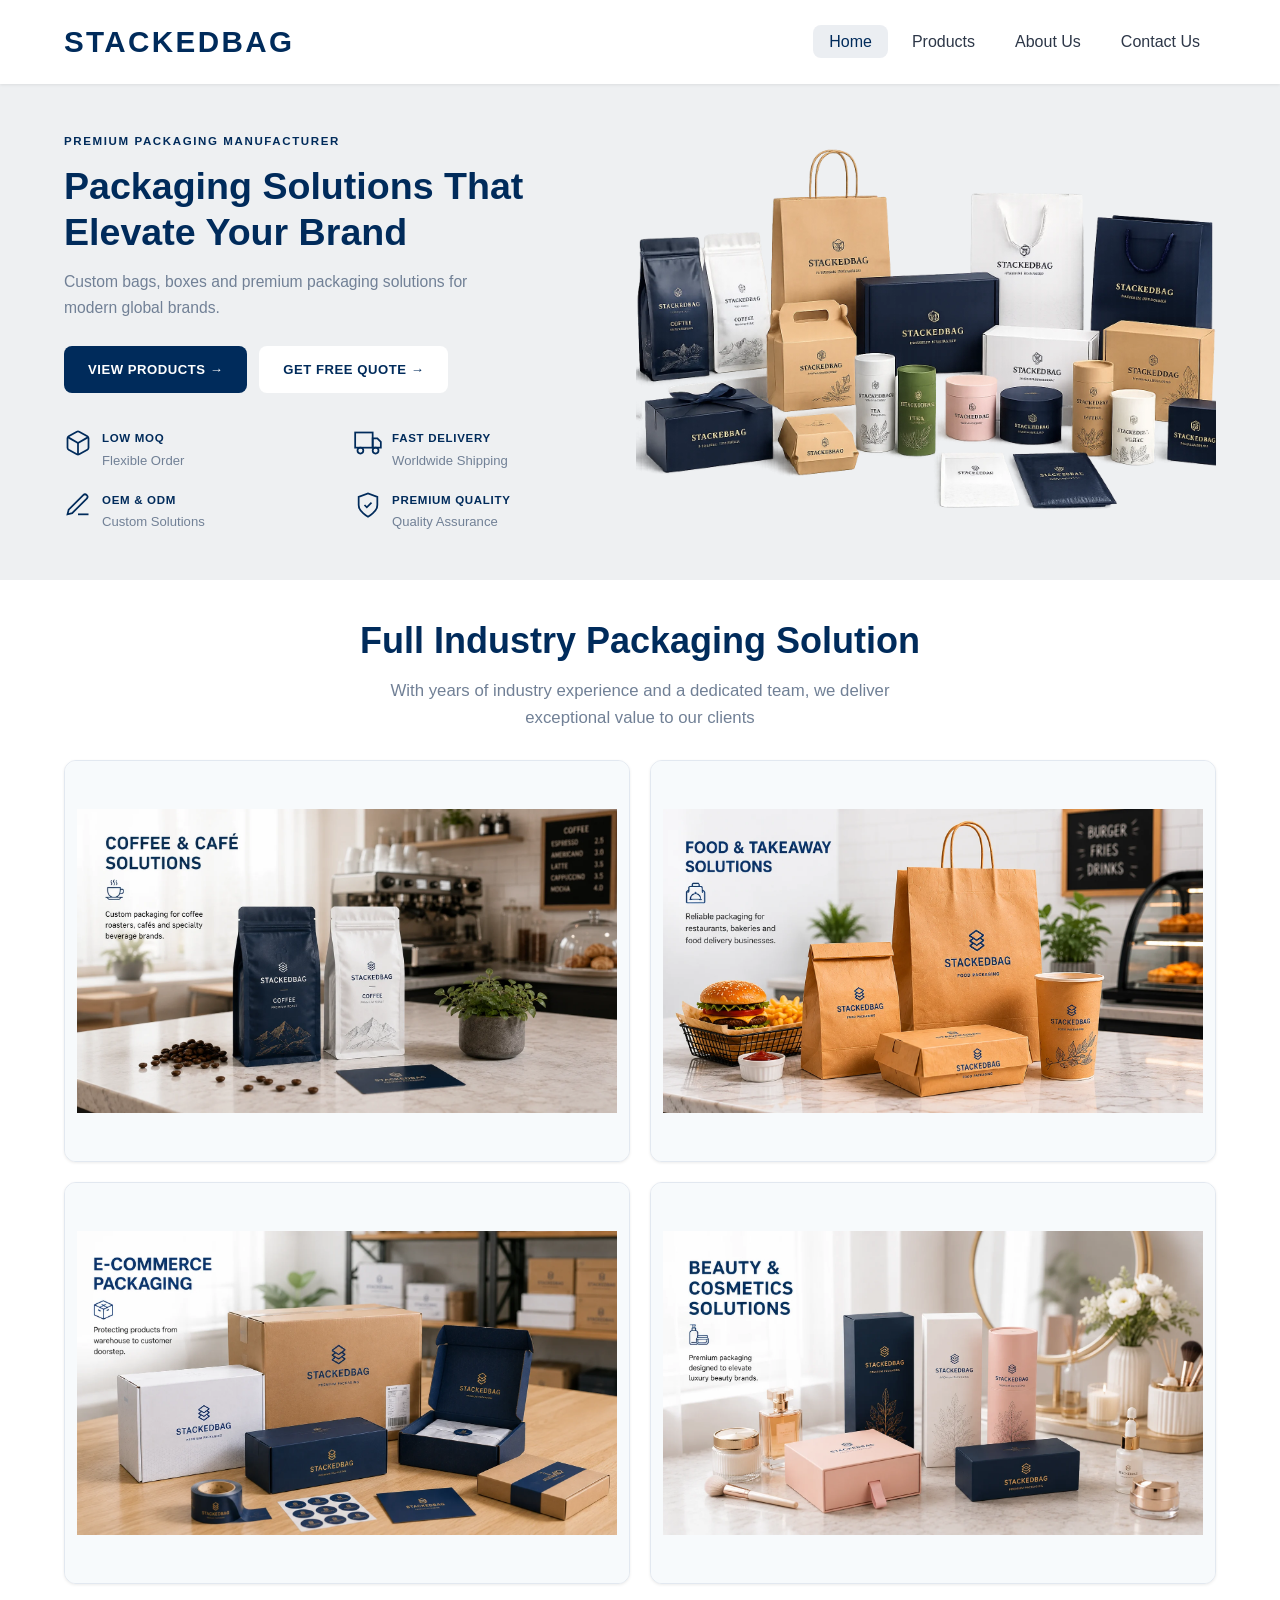
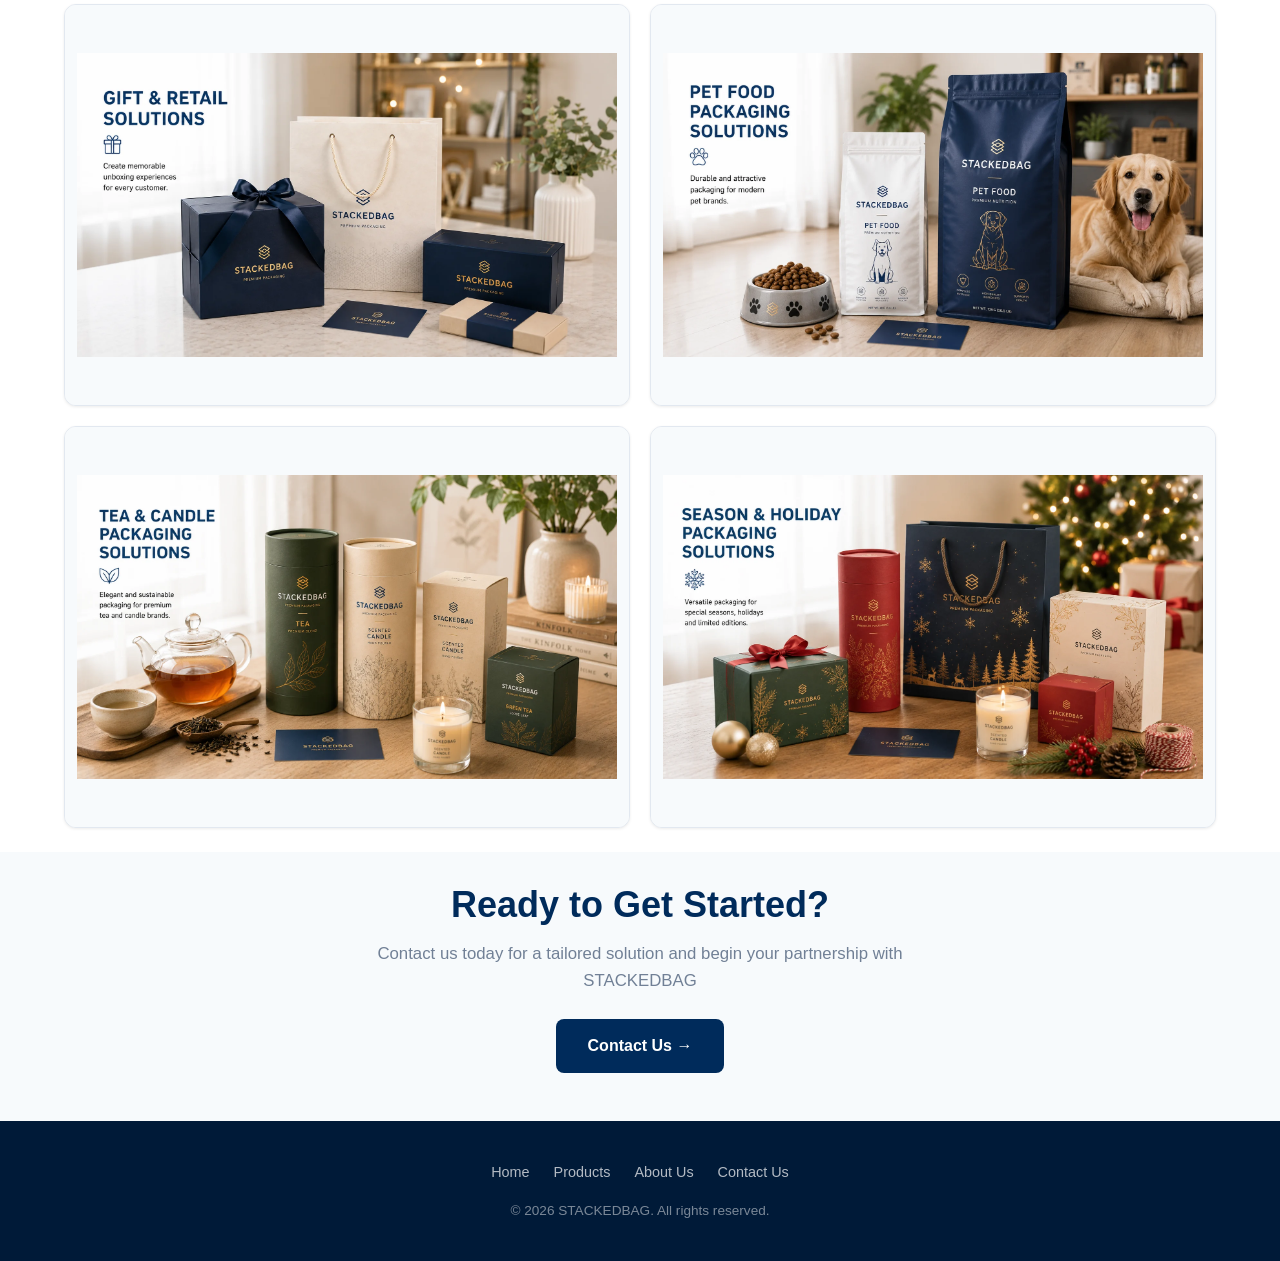
<file: index.html>
<!DOCTYPE html>
<html lang="en">
<head>
  <meta charset="UTF-8">
  <meta name="viewport" content="width=device-width, initial-scale=1.0">
  <meta name="description" content="STACKEDBAG - Premium Packaging Manufacturer">
  <title>Home - STACKEDBAG</title>
  <link rel="icon" href="images/favicon.svg" type="image/svg+xml">
  <link rel="stylesheet" href="css/styles.css">
</head>
<body class="page-home">

  <header class="site-header">
    <div class="container header-inner">
      <a href="index.html" class="brand-name">STACKEDBAG</a>
      <button class="nav-toggle" aria-label="Toggle menu">
        <span></span>
        <span></span>
        <span></span>
      </button>
      <nav>
        <ul class="nav-list">
          <li><a href="index.html" class="active">Home</a></li>
          <li><a href="products.html">Products</a></li>
          <li><a href="about.html">About Us</a></li>
          <li><a href="contact.html">Contact Us</a></li>
        </ul>
      </nav>
    </div>
  </header>

  <main>
    <section class="hero-home">
      <div class="container hero-home-grid">
        <div class="hero-home-content">
          <p class="hero-label">PREMIUM PACKAGING MANUFACTURER</p>
          <h1>Packaging Solutions That Elevate Your Brand</h1>
          <p class="hero-desc">Custom bags, boxes and premium packaging solutions for modern global brands.</p>
          <div class="hero-buttons">
            <a href="products.html" class="btn btn-primary">VIEW PRODUCTS &rarr;</a>
            <a href="contact.html" class="btn btn-outline-dark">GET FREE QUOTE &rarr;</a>
          </div>
          <div class="hero-features">
            <div class="hero-feature">
              <div class="hero-feature-icon">
                <svg width="28" height="28" viewBox="0 0 24 24" fill="none" stroke="currentColor" stroke-width="1.5"><path d="M21 16V8a2 2 0 0 0-1-1.73l-7-4a2 2 0 0 0-2 0l-7 4A2 2 0 0 0 3 8v8a2 2 0 0 0 1 1.73l7 4a2 2 0 0 0 2 0l7-4A2 2 0 0 0 21 16z"/><polyline points="3.27 6.96 12 12.01 20.73 6.96"/><line x1="12" y1="22.08" x2="12" y2="12"/></svg>
              </div>
              <div class="hero-feature-text">
                <strong>LOW MOQ</strong>
                <span>Flexible Order</span>
              </div>
            </div>
            <div class="hero-feature">
              <div class="hero-feature-icon">
                <svg width="28" height="28" viewBox="0 0 24 24" fill="none" stroke="currentColor" stroke-width="1.5"><rect x="1" y="3" width="15" height="13"/><polygon points="16 8 20 8 23 11 23 16 16 16 16 8"/><circle cx="5.5" cy="18.5" r="2.5"/><circle cx="18.5" cy="18.5" r="2.5"/></svg>
              </div>
              <div class="hero-feature-text">
                <strong>FAST DELIVERY</strong>
                <span>Worldwide Shipping</span>
              </div>
            </div>
            <div class="hero-feature">
              <div class="hero-feature-icon">
                <svg width="28" height="28" viewBox="0 0 24 24" fill="none" stroke="currentColor" stroke-width="1.5"><path d="M12 20h9"/><path d="M16.5 3.5a2.12 2.12 0 0 1 3 3L7 19l-4 1 1-4Z"/></svg>
              </div>
              <div class="hero-feature-text">
                <strong>OEM &amp; ODM</strong>
                <span>Custom Solutions</span>
              </div>
            </div>
            <div class="hero-feature">
              <div class="hero-feature-icon">
                <svg width="28" height="28" viewBox="0 0 24 24" fill="none" stroke="currentColor" stroke-width="1.5"><path d="M12 22s8-4 8-10V5l-8-3-8 3v7c0 6 8 10 8 10z"/><polyline points="9 12 11 14 15 10"/></svg>
              </div>
              <div class="hero-feature-text">
                <strong>PREMIUM QUALITY</strong>
                <span>Quality Assurance</span>
              </div>
            </div>
          </div>
        </div>
        <div class="hero-home-image">
          <img src="images/hero.webp" alt="STACKEDBAG premium packaging products">
        </div>
      </div>
    </section>

    <section class="section">
      <div class="container">
        <div class="section-header">
          <h2>Full Industry Packaging Solution</h2>
          <p>With years of industry experience and a dedicated team, we deliver exceptional value to our clients</p>
        </div>
        <div class="industry-grid">
          <article class="industry-item">
            <img src="images/cafe.webp" alt="Cafe packaging">
          </article>
          <article class="industry-item">
            <img src="images/food.webp" alt="Food packaging">
          </article>
          <article class="industry-item">
            <img src="images/ecommerce.webp" alt="Ecommerce packaging">
          </article>
          <article class="industry-item">
            <img src="images/cosmetics.webp" alt="Cosmetics packaging">
          </article>
          <article class="industry-item">
            <img src="images/gift.webp" alt="Gift packaging">
          </article>
          <article class="industry-item">
            <img src="images/pet-food.webp" alt="Pet food packaging">
          </article>
          <article class="industry-item">
            <img src="images/tea-candle.webp" alt="Tea and candle packaging">
          </article>
          <article class="industry-item">
            <img src="images/holiday.webp" alt="Holiday packaging">
          </article>
        </div>
      </div>
    </section>

    <section class="section section-alt home-cta">
      <div class="container">
        <div class="section-header">
          <h2>Ready to Get Started?</h2>
          <p>Contact us today for a tailored solution and begin your partnership with STACKEDBAG</p>
        </div>
        <a href="contact.html" class="btn btn-primary">Contact Us &rarr;</a>
      </div>
    </section>
  </main>

  <footer class="site-footer">
    <div class="container footer-inner">
      <div class="footer-links">
        <a href="index.html">Home</a>
        <a href="products.html">Products</a>
        <a href="about.html">About Us</a>
        <a href="contact.html">Contact Us</a>
      </div>
      <p class="footer-copy">&copy; 2026 STACKEDBAG. All rights reserved.</p>
    </div>
  </footer>

  <script src="js/main.js"></script>
</body>
</html>
</file>
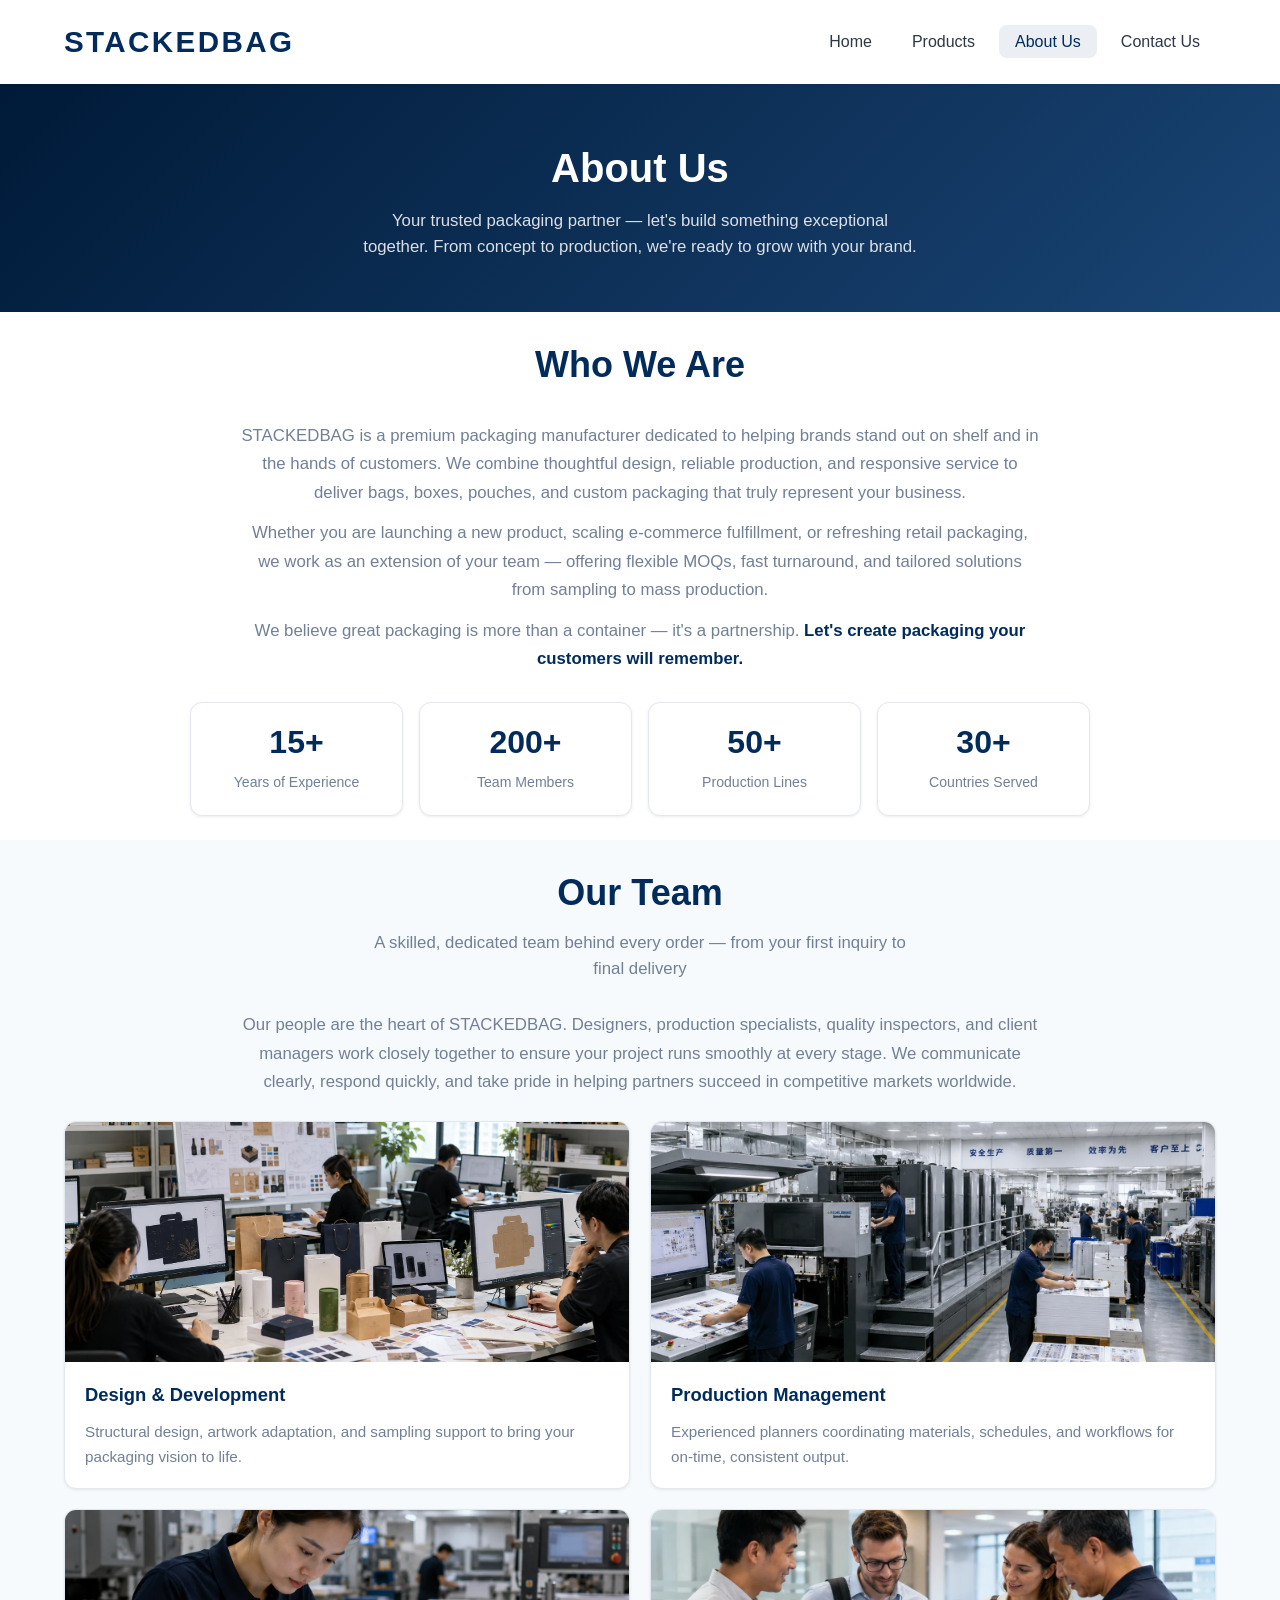
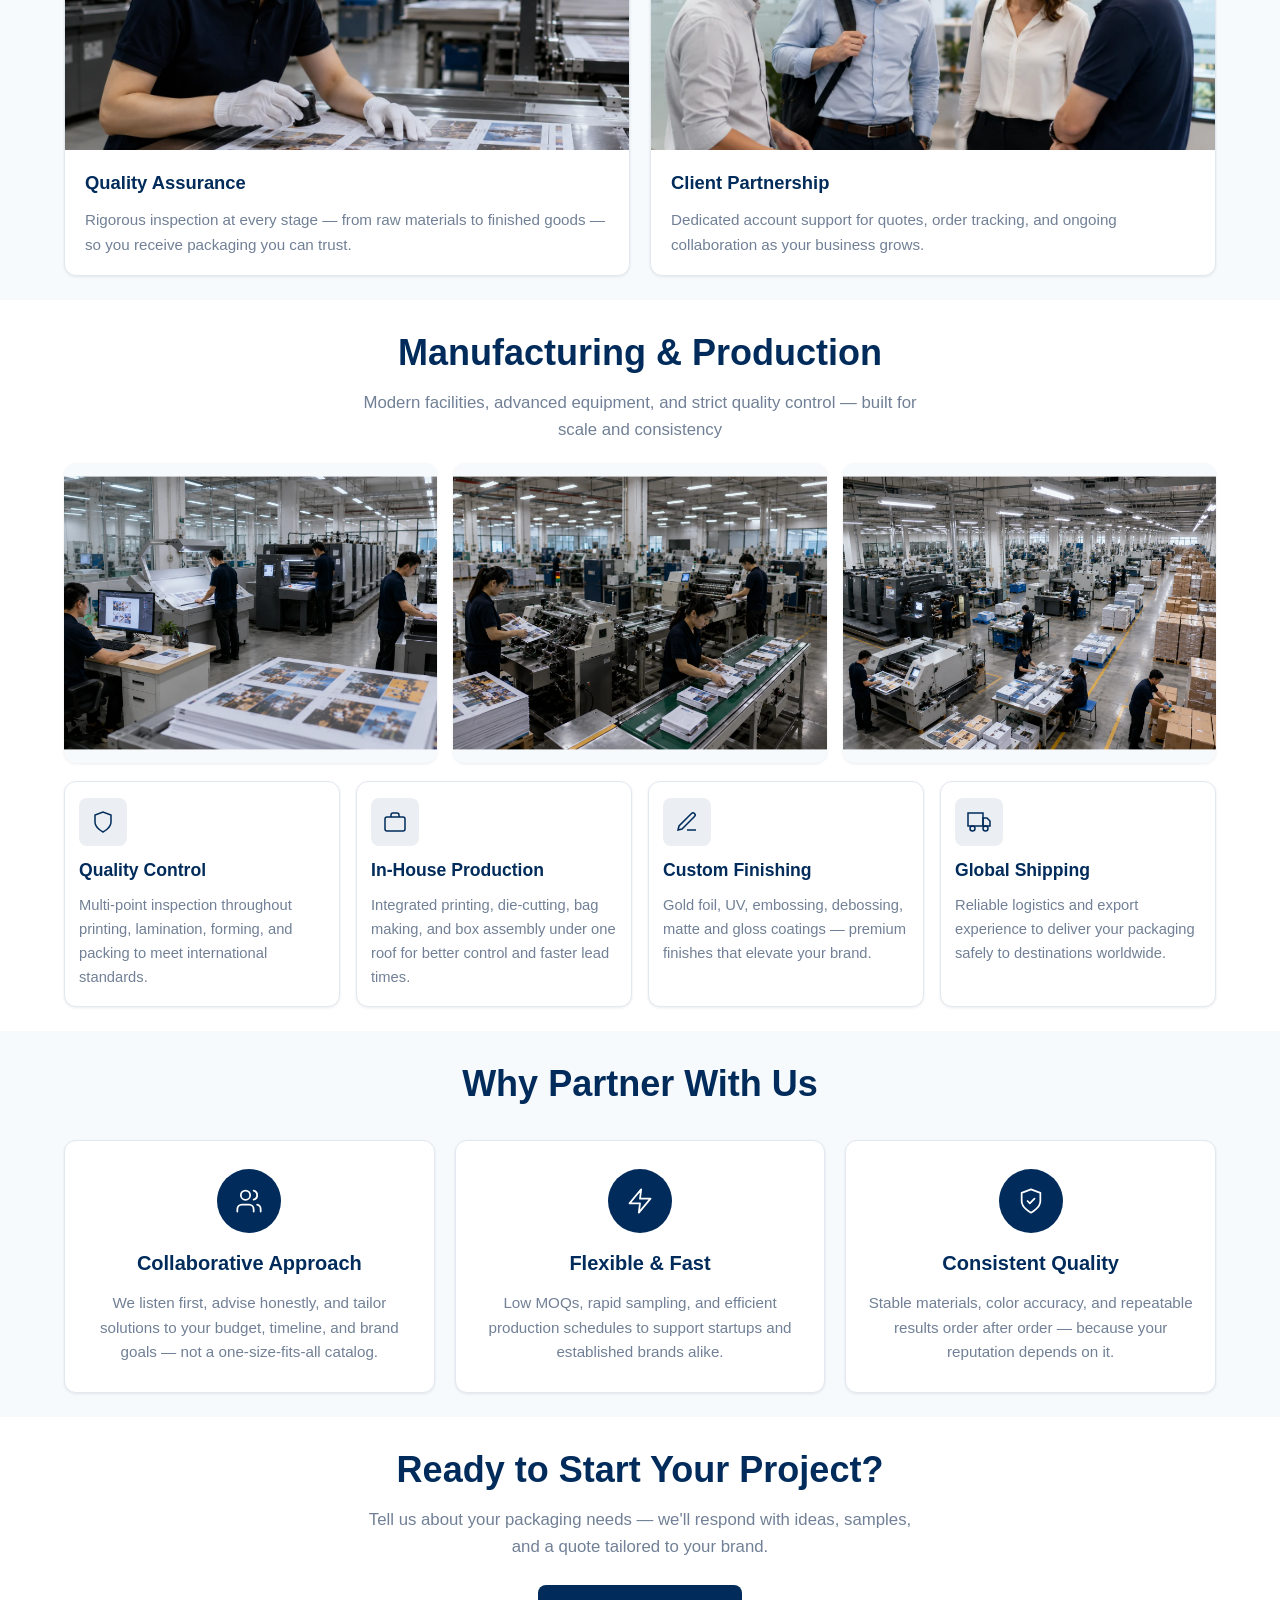
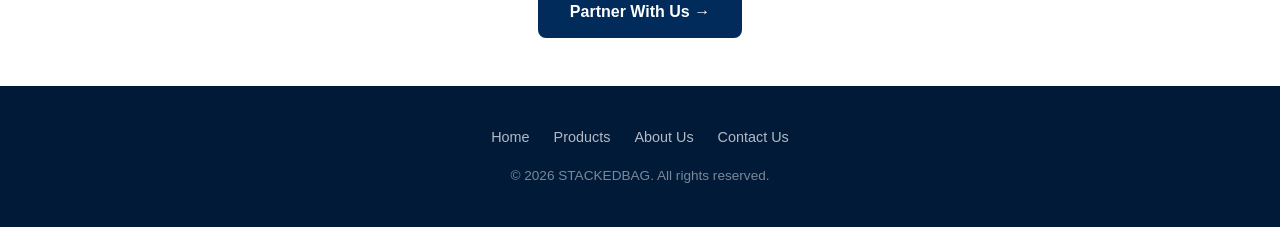
<file: about.html>
<!DOCTYPE html>
<html lang="en">
<head>
  <meta charset="UTF-8">
  <meta name="viewport" content="width=device-width, initial-scale=1.0">
  <meta name="description" content="About STACKEDBAG - Premium packaging manufacturer and your trusted production partner">
  <title>About Us - STACKEDBAG</title>
  <link rel="icon" href="images/favicon.svg" type="image/svg+xml">
  <link rel="stylesheet" href="css/styles.css">
</head>
<body class="page-about">

  <header class="site-header">
    <div class="container header-inner">
      <a href="index.html" class="brand-name">STACKEDBAG</a>
      <button class="nav-toggle" aria-label="Toggle menu">
        <span></span>
        <span></span>
        <span></span>
      </button>
      <nav>
        <ul class="nav-list">
          <li><a href="index.html">Home</a></li>
          <li><a href="products.html">Products</a></li>
          <li><a href="about.html" class="active">About Us</a></li>
          <li><a href="contact.html">Contact Us</a></li>
        </ul>
      </nav>
    </div>
  </header>

  <main>
    <section class="page-banner">
      <div class="container">
        <h1>About Us</h1>
        <p>Your trusted packaging partner — let's build something exceptional together. From concept to production, we're ready to grow with your brand.</p>
      </div>
    </section>

    <section class="section">
      <div class="container">
        <div class="section-header">
          <h2>Who We Are</h2>
        </div>
        <div class="about-intro">
          <p>STACKEDBAG is a premium packaging manufacturer dedicated to helping brands stand out on shelf and in the hands of customers. We combine thoughtful design, reliable production, and responsive service to deliver bags, boxes, pouches, and custom packaging that truly represent your business.</p>
          <p>Whether you are launching a new product, scaling e-commerce fulfillment, or refreshing retail packaging, we work as an extension of your team — offering flexible MOQs, fast turnaround, and tailored solutions from sampling to mass production.</p>
          <p>We believe great packaging is more than a container — it's a partnership. <strong>Let's create packaging your customers will remember.</strong></p>
        </div>
        <div class="about-stats">
          <div class="about-stat">
            <span class="about-stat-number">15+</span>
            <span class="about-stat-label">Years of Experience</span>
          </div>
          <div class="about-stat">
            <span class="about-stat-number">200+</span>
            <span class="about-stat-label">Team Members</span>
          </div>
          <div class="about-stat">
            <span class="about-stat-number">50+</span>
            <span class="about-stat-label">Production Lines</span>
          </div>
          <div class="about-stat">
            <span class="about-stat-number">30+</span>
            <span class="about-stat-label">Countries Served</span>
          </div>
        </div>
      </div>
    </section>

    <section class="section section-alt">
      <div class="container">
        <div class="section-header">
          <h2>Our Team</h2>
          <p>A skilled, dedicated team behind every order — from your first inquiry to final delivery</p>
        </div>
        <div class="about-intro about-intro--spaced">
          <p>Our people are the heart of STACKEDBAG. Designers, production specialists, quality inspectors, and client managers work closely together to ensure your project runs smoothly at every stage. We communicate clearly, respond quickly, and take pride in helping partners succeed in competitive markets worldwide.</p>
        </div>
        <div class="team-showcase">
          <article class="team-showcase-card">
            <div class="team-showcase-media">
              <img src="images/design.webp" alt="Design and development team">
            </div>
            <div class="team-showcase-body">
              <h3>Design &amp; Development</h3>
              <p>Structural design, artwork adaptation, and sampling support to bring your packaging vision to life.</p>
            </div>
          </article>
          <article class="team-showcase-card">
            <div class="team-showcase-media">
              <img src="images/production.webp" alt="Production management team">
            </div>
            <div class="team-showcase-body">
              <h3>Production Management</h3>
              <p>Experienced planners coordinating materials, schedules, and workflows for on-time, consistent output.</p>
            </div>
          </article>
          <article class="team-showcase-card">
            <div class="team-showcase-media">
              <img src="images/quality.webp" alt="Quality assurance team">
            </div>
            <div class="team-showcase-body">
              <h3>Quality Assurance</h3>
              <p>Rigorous inspection at every stage — from raw materials to finished goods — so you receive packaging you can trust.</p>
            </div>
          </article>
          <article class="team-showcase-card">
            <div class="team-showcase-media">
              <img src="images/client.webp" alt="Client partnership team">
            </div>
            <div class="team-showcase-body">
              <h3>Client Partnership</h3>
              <p>Dedicated account support for quotes, order tracking, and ongoing collaboration as your business grows.</p>
            </div>
          </article>
        </div>
      </div>
    </section>

    <section class="section section-manufacturing">
      <div class="container">
        <div class="section-header">
          <h2>Manufacturing &amp; Production</h2>
          <p>Modern facilities, advanced equipment, and strict quality control — built for scale and consistency</p>
        </div>
        <div class="factory-gallery">
          <div class="factory-gallery-item">
            <img src="images/process1.webp" alt="Packaging production process">
          </div>
          <div class="factory-gallery-item">
            <img src="images/process2.webp" alt="Automated packaging production line">
          </div>
          <div class="factory-gallery-item">
            <img src="images/process3.webp" alt="Quality inspection in factory">
          </div>
        </div>
        <div class="capability-grid">
          <div class="capability-item">
            <div class="capability-icon">
              <svg width="24" height="24" viewBox="0 0 24 24" fill="none" stroke="currentColor" stroke-width="1.5"><path d="M12 22s8-4 8-10V5l-8-3-8 3v7c0 6 8 10 8 10z"/></svg>
            </div>
            <h3>Quality Control</h3>
            <p>Multi-point inspection throughout printing, lamination, forming, and packing to meet international standards.</p>
          </div>
          <div class="capability-item">
            <div class="capability-icon">
              <svg width="24" height="24" viewBox="0 0 24 24" fill="none" stroke="currentColor" stroke-width="1.5"><rect x="2" y="7" width="20" height="14" rx="2"/><path d="M16 7V5a2 2 0 0 0-2-2h-4a2 2 0 0 0-2 2v2"/></svg>
            </div>
            <h3>In-House Production</h3>
            <p>Integrated printing, die-cutting, bag making, and box assembly under one roof for better control and faster lead times.</p>
          </div>
          <div class="capability-item">
            <div class="capability-icon">
              <svg width="24" height="24" viewBox="0 0 24 24" fill="none" stroke="currentColor" stroke-width="1.5"><path d="M12 20h9"/><path d="M16.5 3.5a2.12 2.12 0 0 1 3 3L7 19l-4 1 1-4Z"/></svg>
            </div>
            <h3>Custom Finishing</h3>
            <p>Gold foil, UV, embossing, debossing, matte and gloss coatings — premium finishes that elevate your brand.</p>
          </div>
          <div class="capability-item">
            <div class="capability-icon">
              <svg width="24" height="24" viewBox="0 0 24 24" fill="none" stroke="currentColor" stroke-width="1.5"><rect x="1" y="3" width="15" height="13"/><polygon points="16 8 20 8 23 11 23 16 16 16 16 8"/><circle cx="5.5" cy="18.5" r="2.5"/><circle cx="18.5" cy="18.5" r="2.5"/></svg>
            </div>
            <h3>Global Shipping</h3>
            <p>Reliable logistics and export experience to deliver your packaging safely to destinations worldwide.</p>
          </div>
        </div>
      </div>
    </section>

    <section class="section section-alt">
      <div class="container">
        <div class="section-header">
          <h2>Why Partner With Us</h2>
        </div>
        <div class="cards-grid">
          <div class="card">
            <div class="card-icon">
              <svg width="28" height="28" viewBox="0 0 24 24" fill="none" stroke="currentColor" stroke-width="1.5" stroke-linecap="round" stroke-linejoin="round" aria-hidden="true">
                <path d="M16 21v-2a4 4 0 0 0-4-4H6a4 4 0 0 0-4 4v2"/>
                <circle cx="9" cy="7" r="4"/>
                <path d="M22 21v-2a4 4 0 0 0-3-3.87"/>
                <path d="M16 3.13a4 4 0 0 1 0 7.75"/>
              </svg>
            </div>
            <h3>Collaborative Approach</h3>
            <p>We listen first, advise honestly, and tailor solutions to your budget, timeline, and brand goals — not a one-size-fits-all catalog.</p>
          </div>
          <div class="card">
            <div class="card-icon">
              <svg width="28" height="28" viewBox="0 0 24 24" fill="none" stroke="currentColor" stroke-width="1.5" stroke-linecap="round" stroke-linejoin="round" aria-hidden="true">
                <polygon points="13 2 3 14 12 14 11 22 21 10 12 10 13 2"/>
              </svg>
            </div>
            <h3>Flexible &amp; Fast</h3>
            <p>Low MOQs, rapid sampling, and efficient production schedules to support startups and established brands alike.</p>
          </div>
          <div class="card">
            <div class="card-icon">
              <svg width="28" height="28" viewBox="0 0 24 24" fill="none" stroke="currentColor" stroke-width="1.5" stroke-linecap="round" stroke-linejoin="round" aria-hidden="true">
                <path d="M12 22s8-4 8-10V5l-8-3-8 3v7c0 6 8 10 8 10z"/>
                <polyline points="9 12 11 14 15 10"/>
              </svg>
            </div>
            <h3>Consistent Quality</h3>
            <p>Stable materials, color accuracy, and repeatable results order after order — because your reputation depends on it.</p>
          </div>
        </div>
      </div>
    </section>

    <section class="section about-cta">
      <div class="container">
        <div class="section-header">
          <h2>Ready to Start Your Project?</h2>
          <p>Tell us about your packaging needs — we'll respond with ideas, samples, and a quote tailored to your brand.</p>
        </div>
        <a href="contact.html" class="btn btn-primary">Partner With Us &rarr;</a>
      </div>
    </section>
  </main>

  <footer class="site-footer">
    <div class="container footer-inner">
      <div class="footer-links">
        <a href="index.html">Home</a>
        <a href="products.html">Products</a>
        <a href="about.html">About Us</a>
        <a href="contact.html">Contact Us</a>
      </div>
      <p class="footer-copy">&copy; 2026 STACKEDBAG. All rights reserved.</p>
    </div>
  </footer>

  <script src="js/main.js"></script>
</body>
</html>
</file>
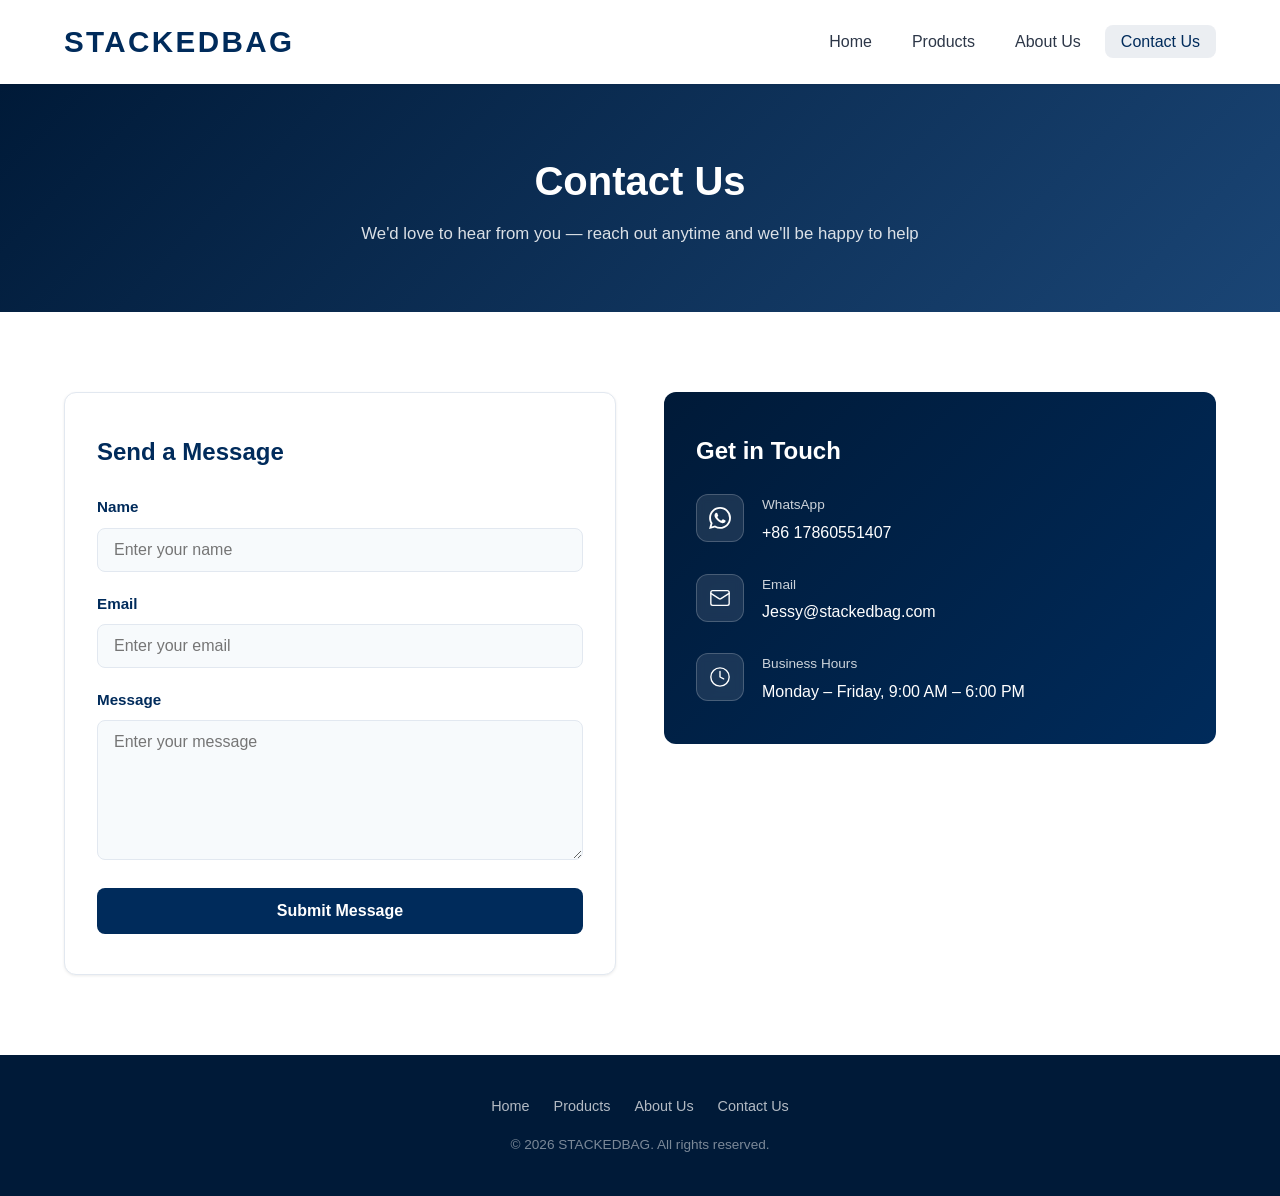
<file: contact.html>
<!DOCTYPE html>
<html lang="en">
<head>
  <meta charset="UTF-8">
  <meta name="viewport" content="width=device-width, initial-scale=1.0">
  <meta name="description" content="Contact Us - STACKEDBAG">
  <title>Contact Us - STACKEDBAG</title>
  <link rel="icon" href="images/favicon.svg" type="image/svg+xml">
  <link rel="stylesheet" href="css/styles.css">
</head>
<body>

  <header class="site-header">
    <div class="container header-inner">
      <a href="index.html" class="brand-name">STACKEDBAG</a>
      <button class="nav-toggle" aria-label="Toggle menu">
        <span></span>
        <span></span>
        <span></span>
      </button>
      <nav>
        <ul class="nav-list">
          <li><a href="index.html">Home</a></li>
          <li><a href="products.html">Products</a></li>
          <li><a href="about.html">About Us</a></li>
          <li><a href="contact.html" class="active">Contact Us</a></li>
        </ul>
      </nav>
    </div>
  </header>

  <main>
    <section class="page-banner">
      <div class="container">
        <h1>Contact Us</h1>
        <p>We'd love to hear from you — reach out anytime and we'll be happy to help</p>
      </div>
    </section>

    <section class="section">
      <div class="container">
        <div class="contact-wrapper">
          <form class="contact-form" id="contact-form">
            <h3 class="contact-form-title">Send a Message</h3>
            <div class="form-group">
              <label for="name">Name</label>
              <input type="text" id="name" name="name" placeholder="Enter your name" required>
            </div>
            <div class="form-group">
              <label for="email">Email</label>
              <input type="email" id="email" name="email" placeholder="Enter your email" required>
            </div>
            <div class="form-group">
              <label for="message">Message</label>
              <textarea id="message" name="message" placeholder="Enter your message" required></textarea>
            </div>
            <button type="submit" class="btn btn-primary">Submit Message</button>
          </form>

          <div class="contact-info">
            <h3>Get in Touch</h3>
            <div class="contact-item">
              <div class="contact-item-icon contact-item-icon-whatsapp">
                <svg width="22" height="22" viewBox="0 0 24 24" fill="currentColor" aria-hidden="true">
                  <path d="M17.472 14.382c-.297-.149-1.758-.867-2.03-.967-.273-.099-.471-.148-.67.15-.197.297-.767.966-.94 1.164-.173.199-.347.223-.644.075-.297-.15-1.255-.463-2.39-1.475-.883-.788-1.48-1.761-1.653-2.059-.173-.297-.018-.458.13-.606.134-.133.298-.347.446-.52.149-.174.198-.298.298-.497.099-.198.05-.371-.025-.52-.075-.149-.669-1.612-.916-2.207-.242-.579-.487-.5-.669-.51-.173-.008-.371-.01-.57-.01-.198 0-.52.074-.792.372-.272.297-1.04 1.016-1.04 2.479 0 1.462 1.065 2.875 1.213 3.074.149.198 2.096 3.2 5.077 4.487.709.306 1.262.489 1.694.625.712.227 1.36.195 1.871.118.571-.085 1.758-.719 2.006-1.413.248-.694.248-1.289.173-1.413-.074-.124-.272-.198-.57-.347m-5.421 7.403h-.004a9.87 9.87 0 01-5.031-1.378l-.361-.214-3.741.982.998-3.648-.235-.374a9.86 9.86 0 01-1.51-5.26c.001-5.45 4.436-9.884 9.888-9.884 2.64 0 5.122 1.03 6.988 2.898a9.825 9.825 0 012.893 6.994c-.003 5.45-4.435 9.884-9.881 9.884m8.413-18.297A11.815 11.815 0 0012.05 0C5.495 0 .16 5.335.157 11.892c0 2.096.547 4.142 1.588 5.945L.057 24l6.305-1.654a11.882 11.882 0 005.683 1.448h.005c6.554 0 11.89-5.335 11.893-11.893a11.821 11.821 0 00-3.48-8.413z"/>
                </svg>
              </div>
              <div>
                <h4>WhatsApp</h4>
                <p><a href="https://wa.me/8617860551407" target="_blank" rel="noopener noreferrer" class="contact-link">+86 17860551407</a></p>
              </div>
            </div>
            <div class="contact-item">
              <div class="contact-item-icon">
                <svg width="22" height="22" viewBox="0 0 24 24" fill="none" stroke="currentColor" stroke-width="1.5" stroke-linecap="round" stroke-linejoin="round" aria-hidden="true">
                  <rect width="20" height="16" x="2" y="4" rx="2"/>
                  <path d="m22 7-8.97 5.7a1.94 1.94 0 0 1-2.06 0L2 7"/>
                </svg>
              </div>
              <div>
                <h4>Email</h4>
                <p><a href="mailto:Jessy@stackedbag.com" class="contact-link">Jessy@stackedbag.com</a></p>
              </div>
            </div>
            <div class="contact-item">
              <div class="contact-item-icon">
                <svg width="22" height="22" viewBox="0 0 24 24" fill="none" stroke="currentColor" stroke-width="1.5" stroke-linecap="round" stroke-linejoin="round" aria-hidden="true">
                  <circle cx="12" cy="12" r="10"/>
                  <polyline points="12 6 12 12 16 14"/>
                </svg>
              </div>
              <div>
                <h4>Business Hours</h4>
                <p>Monday – Friday, 9:00 AM – 6:00 PM</p>
              </div>
            </div>
          </div>
        </div>
      </div>
    </section>
  </main>

  <footer class="site-footer">
    <div class="container footer-inner">
      <div class="footer-links">
        <a href="index.html">Home</a>
        <a href="products.html">Products</a>
        <a href="about.html">About Us</a>
        <a href="contact.html">Contact Us</a>
      </div>
      <p class="footer-copy">&copy; 2026 STACKEDBAG. All rights reserved.</p>
    </div>
  </footer>

  <script src="js/main.js"></script>
</body>
</html>
</file>
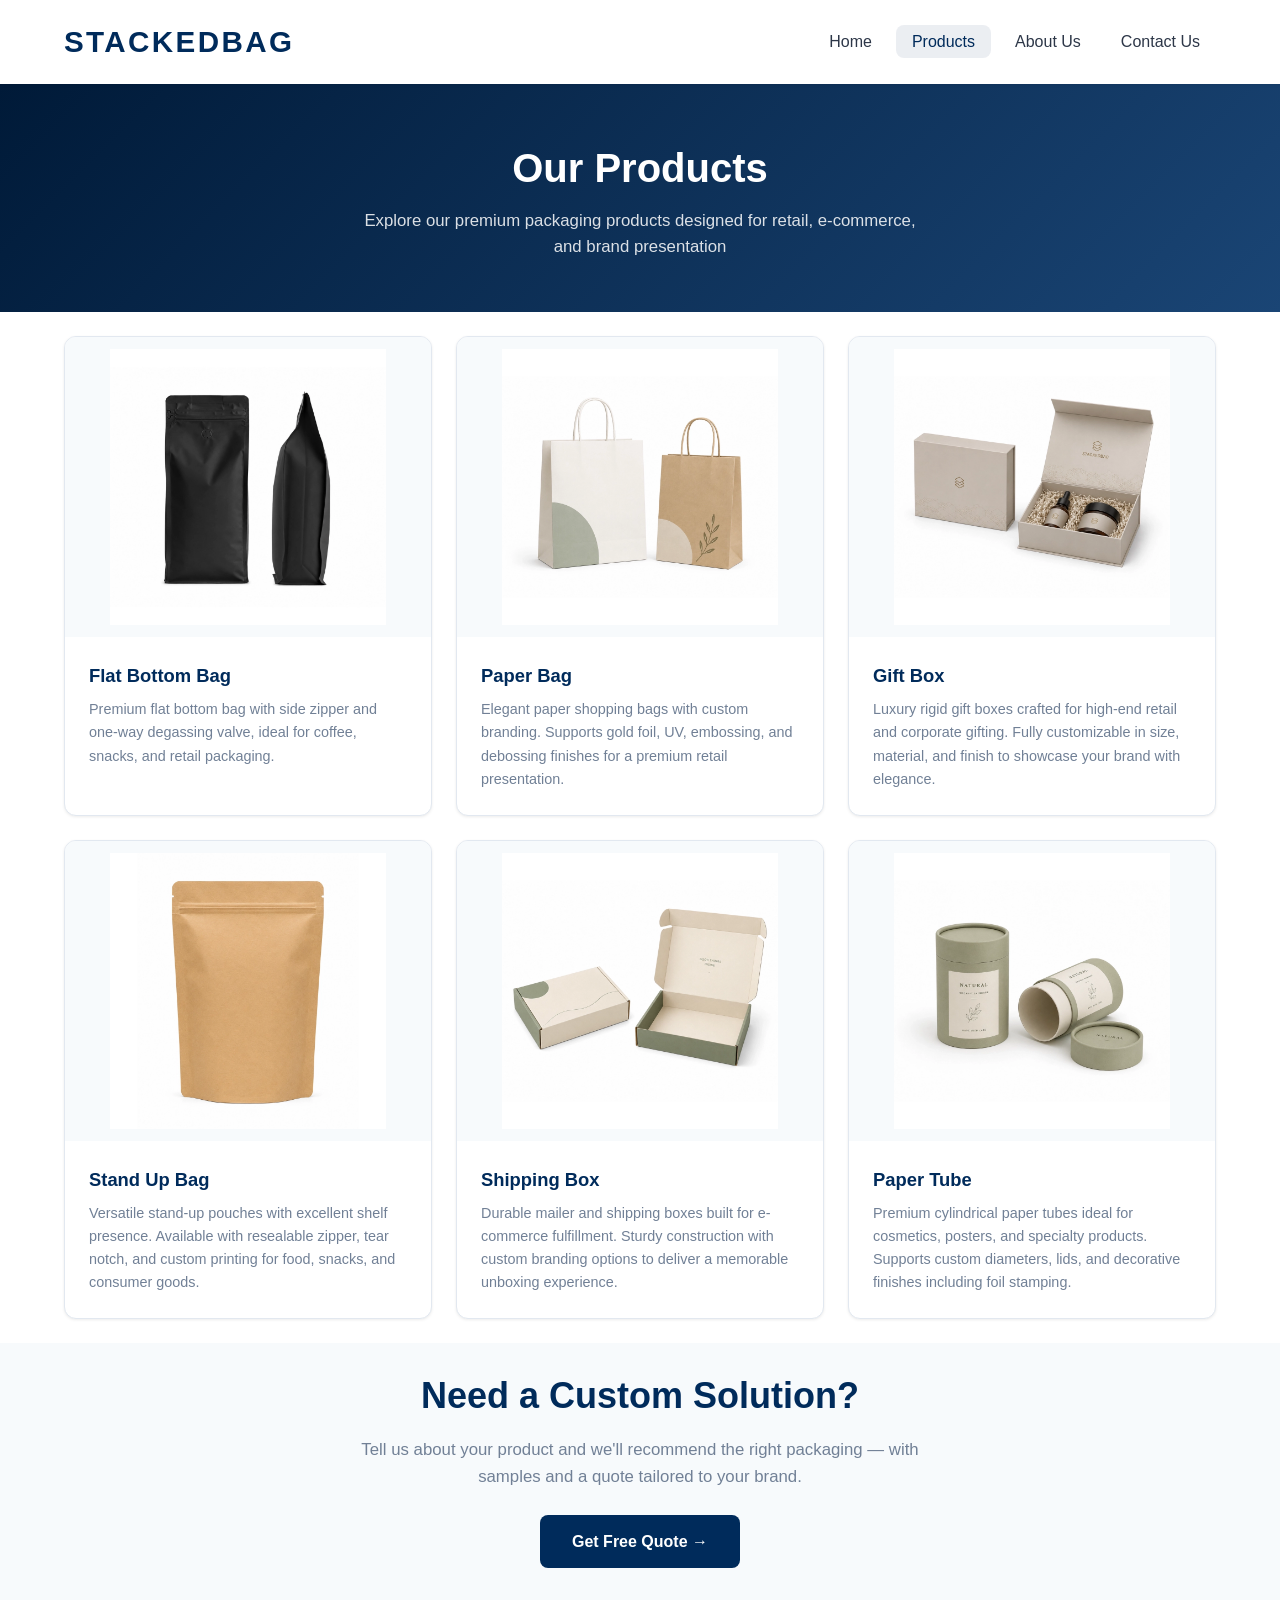
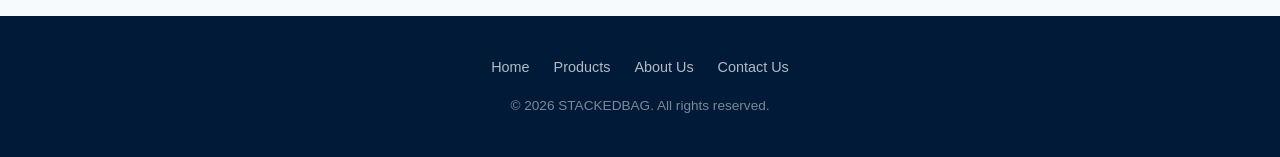
<file: products.html>
<!DOCTYPE html>
<html lang="en">
<head>
  <meta charset="UTF-8">
  <meta name="viewport" content="width=device-width, initial-scale=1.0">
  <meta name="description" content="Products - STACKEDBAG">
  <title>Products - STACKEDBAG</title>
  <link rel="icon" href="images/favicon.svg" type="image/svg+xml">
  <link rel="stylesheet" href="css/styles.css">
</head>
<body class="page-products">

  <header class="site-header">
    <div class="container header-inner">
      <a href="index.html" class="brand-name">STACKEDBAG</a>
      <button class="nav-toggle" aria-label="Toggle menu">
        <span></span>
        <span></span>
        <span></span>
      </button>
      <nav>
        <ul class="nav-list">
          <li><a href="index.html">Home</a></li>
          <li><a href="products.html" class="active">Products</a></li>
          <li><a href="about.html">About Us</a></li>
          <li><a href="contact.html">Contact Us</a></li>
        </ul>
      </nav>
    </div>
  </header>

  <main>
    <section class="page-banner">
      <div class="container">
        <h1>Our Products</h1>
        <p>Explore our premium packaging products designed for retail, e-commerce, and brand presentation</p>
      </div>
    </section>

    <section class="section">
      <div class="container">
        <div class="products-grid">
          <article class="product-card">
            <img src="images/flat-bottom-bag.webp" alt="Flat Bottom Bag">
            <div class="product-card-body">
              <h3>Flat Bottom Bag</h3>
              <p>Premium flat bottom bag with side zipper and one-way degassing valve, ideal for coffee, snacks, and retail packaging.</p>
            </div>
          </article>
          <article class="product-card">
            <img src="images/paper-bag.webp" alt="Paper Bag">
            <div class="product-card-body">
              <h3>Paper Bag</h3>
              <p>Elegant paper shopping bags with custom branding. Supports gold foil, UV, embossing, and debossing finishes for a premium retail presentation.</p>
            </div>
          </article>
          <article class="product-card">
            <img src="images/gift-box.webp" alt="Gift Box">
            <div class="product-card-body">
              <h3>Gift Box</h3>
              <p>Luxury rigid gift boxes crafted for high-end retail and corporate gifting. Fully customizable in size, material, and finish to showcase your brand with elegance.</p>
            </div>
          </article>
          <article class="product-card">
            <img src="images/stand-up-bag.webp" alt="Stand Up Bag">
            <div class="product-card-body">
              <h3>Stand Up Bag</h3>
              <p>Versatile stand-up pouches with excellent shelf presence. Available with resealable zipper, tear notch, and custom printing for food, snacks, and consumer goods.</p>
            </div>
          </article>
          <article class="product-card">
            <img src="images/shipping-box.webp" alt="Shipping Box">
            <div class="product-card-body">
              <h3>Shipping Box</h3>
              <p>Durable mailer and shipping boxes built for e-commerce fulfillment. Sturdy construction with custom branding options to deliver a memorable unboxing experience.</p>
            </div>
          </article>
          <article class="product-card">
            <img src="images/paper-tube.webp" alt="Paper Tube">
            <div class="product-card-body">
              <h3>Paper Tube</h3>
              <p>Premium cylindrical paper tubes ideal for cosmetics, posters, and specialty products. Supports custom diameters, lids, and decorative finishes including foil stamping.</p>
            </div>
          </article>
        </div>
      </div>
    </section>

    <section class="section section-alt products-cta">
      <div class="container">
        <div class="section-header">
          <h2>Need a Custom Solution?</h2>
          <p>Tell us about your product and we'll recommend the right packaging — with samples and a quote tailored to your brand.</p>
        </div>
        <a href="contact.html" class="btn btn-primary">Get Free Quote &rarr;</a>
      </div>
    </section>
  </main>

  <footer class="site-footer">
    <div class="container footer-inner">
      <div class="footer-links">
        <a href="index.html">Home</a>
        <a href="products.html">Products</a>
        <a href="about.html">About Us</a>
        <a href="contact.html">Contact Us</a>
      </div>
      <p class="footer-copy">&copy; 2026 STACKEDBAG. All rights reserved.</p>
    </div>
  </footer>

  <script src="js/main.js"></script>
</body>
</html>
</file>
<file: css/styles.css>
/* ===== CSS Variables ===== */
:root {
  --color-primary: #002b5b;
  --color-primary-light: #1a4575;
  --color-primary-dark: #001a38;
  --color-accent: #002b5b;
  --color-accent-hover: #003d7a;
  --color-text: #2d3748;
  --color-text-light: #718096;
  --color-bg: #ffffff;
  --color-bg-alt: #f7fafc;
  --color-border: #e2e8f0;
  --color-white: #ffffff;
  --shadow-sm: 0 1px 3px rgba(0, 0, 0, 0.08);
  --shadow-md: 0 4px 12px rgba(0, 0, 0, 0.1);
  --shadow-lg: 0 10px 30px rgba(0, 0, 0, 0.12);
  --radius: 8px;
  --radius-lg: 12px;
  --transition: 0.3s ease;
  --max-width: 1200px;
  --header-height: 84px;
  --hero-bg: #eef0f2;
}

/* ===== Reset & Base ===== */
*,
*::before,
*::after {
  box-sizing: border-box;
  margin: 0;
  padding: 0;
}

html {
  scroll-behavior: smooth;
}

body {
  font-family: "Segoe UI", Roboto, "Helvetica Neue", Arial, sans-serif;
  color: var(--color-text);
  background: var(--color-bg);
  line-height: 1.6;
  min-height: 100vh;
  display: flex;
  flex-direction: column;
}

img {
  max-width: 100%;
  height: auto;
  display: block;
}

a {
  text-decoration: none;
  color: inherit;
  transition: color var(--transition);
}

ul {
  list-style: none;
}

.container {
  width: 100%;
  max-width: var(--max-width);
  margin: 0 auto;
  padding: 0 24px;
}

main {
  flex: 1;
}

/* ===== Header & Navigation ===== */
.site-header {
  position: sticky;
  top: 0;
  z-index: 1000;
  background: var(--color-white);
  box-shadow: var(--shadow-sm);
  height: var(--header-height);
}

.header-inner {
  display: flex;
  align-items: center;
  justify-content: space-between;
  height: var(--header-height);
}

.brand-name {
  font-size: 1.85rem;
  font-weight: 800;
  letter-spacing: 0.08em;
  color: var(--color-primary);
}

.nav-list {
  display: flex;
  align-items: center;
  gap: 8px;
}

.nav-list a {
  padding: 8px 16px;
  border-radius: var(--radius);
  font-weight: 500;
  color: var(--color-text);
  transition: background var(--transition), color var(--transition);
}

.nav-list a:hover,
.nav-list a.active {
  color: var(--color-accent);
  background: rgba(0, 43, 91, 0.08);
}

.nav-toggle {
  display: none;
  flex-direction: column;
  gap: 5px;
  background: none;
  border: none;
  cursor: pointer;
  padding: 8px;
}

.nav-toggle span {
  display: block;
  width: 24px;
  height: 2px;
  background: var(--color-primary);
  border-radius: 2px;
  transition: var(--transition);
}

.nav-toggle.active span:nth-child(1) {
  transform: translateY(7px) rotate(45deg);
}

.nav-toggle.active span:nth-child(2) {
  opacity: 0;
}

.nav-toggle.active span:nth-child(3) {
  transform: translateY(-7px) rotate(-45deg);
}

/* ===== Hero Home (Split Layout) ===== */
.hero-home {
  background: var(--hero-bg);
  overflow: hidden;
}

.hero-home-grid {
  display: grid;
  grid-template-columns: minmax(0, 1fr) minmax(0, 1.05fr);
  align-items: center;
  gap: 20px;
  max-width: var(--max-width);
  margin: 0 auto;
  padding: 0 24px;
}

.hero-home-content {
  padding: 48px 0;
}

.hero-home-image {
  display: flex;
  align-items: center;
  justify-content: center;
  padding: 48px 0;
  background: var(--hero-bg);
}

.hero-home-image img {
  width: 100%;
  height: auto;
  max-height: 500px;
  object-fit: contain;
  object-position: center;
  display: block;
}

.hero-label {
  font-size: 0.72rem;
  font-weight: 600;
  letter-spacing: 0.14em;
  color: var(--color-primary);
  margin-bottom: 14px;
  text-transform: uppercase;
}

.hero-home-content h1 {
  font-size: clamp(1.65rem, 3.2vw, 2.35rem);
  font-weight: 800;
  color: var(--color-primary);
  line-height: 1.2;
  margin-bottom: 14px;
}

.hero-desc {
  color: var(--color-text-light);
  font-size: 0.98rem;
  line-height: 1.65;
  margin-bottom: 26px;
  max-width: 460px;
}

.hero-buttons {
  display: flex;
  flex-wrap: wrap;
  gap: 12px;
  margin-bottom: 36px;
}

.hero-buttons .btn {
  font-size: 0.82rem;
  letter-spacing: 0.04em;
  padding: 13px 24px;
  text-transform: uppercase;
}

.btn-outline-dark {
  background: var(--color-white);
  color: var(--color-primary);
  border: 2px solid var(--color-primary);
}

.btn-outline-dark:hover {
  background: var(--color-primary);
  color: var(--color-white);
  transform: translateY(-2px);
  box-shadow: var(--shadow-md);
}

.hero-features {
  display: grid;
  grid-template-columns: repeat(2, 1fr);
  gap: 20px 28px;
}

.hero-feature {
  display: flex;
  align-items: flex-start;
  gap: 10px;
}

.hero-feature-icon {
  color: var(--color-primary);
  flex-shrink: 0;
  line-height: 0;
}

.hero-feature-text {
  display: flex;
  flex-direction: column;
  gap: 2px;
}

.hero-feature-text strong {
  font-size: 0.72rem;
  font-weight: 700;
  letter-spacing: 0.06em;
  color: var(--color-primary);
  text-transform: uppercase;
}

.hero-feature-text span {
  font-size: 0.82rem;
  color: var(--color-text-light);
}

/* ===== Hero Banner (legacy) ===== */
.hero-banner {
  width: 100%;
  line-height: 0;
  background: #f8f9fa;
}

.hero-banner img {
  width: 100%;
  height: auto;
  display: block;
  object-fit: cover;
}

/* ===== Hero Section (legacy) ===== */
.hero {
  background: linear-gradient(135deg, var(--color-primary-dark) 0%, var(--color-primary) 50%, var(--color-primary-light) 100%);
  color: var(--color-white);
  padding: 72px 0;
  text-align: center;
  position: relative;
  overflow: hidden;
}

.hero::before {
  content: "";
  position: absolute;
  inset: 0;
  background: url("data:image/svg+xml,%3Csvg width='60' height='60' viewBox='0 0 60 60' xmlns='http://www.w3.org/2000/svg'%3E%3Cg fill='none' fill-rule='evenodd'%3E%3Cg fill='%23ffffff' fill-opacity='0.04'%3E%3Cpath d='M36 34v-4h-2v4h-4v2h4v4h2v-4h4v-2h-4zm0-30V0h-2v4h-4v2h4v4h2V6h4V4h-4zM6 34v-4H4v4H0v2h4v4h2v-4h4v-2H6zM6 4V0H4v4H0v2h4v4h2V6h4V4H6z'/%3E%3C/g%3E%3C/g%3E%3C/svg%3E");
}

.hero-content {
  position: relative;
  z-index: 1;
  max-width: 520px;
  margin: 0 auto;
  padding: 0 16px;
}

.hero h1 {
  font-size: clamp(1.6rem, 4vw, 2.25rem);
  font-weight: 800;
  line-height: 1.25;
  margin-bottom: 16px;
}

.hero p {
  font-size: clamp(0.95rem, 2vw, 1.05rem);
  opacity: 0.9;
  margin-bottom: 28px;
  line-height: 1.65;
}

/* ===== Buttons ===== */
.btn {
  display: inline-block;
  padding: 14px 32px;
  border-radius: var(--radius);
  font-weight: 600;
  font-size: 1rem;
  cursor: pointer;
  border: none;
  transition: background var(--transition), transform var(--transition), box-shadow var(--transition);
}

.btn-primary {
  background: var(--color-accent);
  color: var(--color-white);
}

.btn-primary:hover {
  background: var(--color-accent-hover);
  transform: translateY(-2px);
  box-shadow: var(--shadow-md);
}

.btn-outline {
  background: transparent;
  color: var(--color-white);
  border: 2px solid var(--color-white);
}

.btn-outline:hover {
  background: var(--color-white);
  color: var(--color-primary);
}

/* ===== Section Common ===== */
.section {
  padding: 80px 0;
}

.section-alt {
  background: var(--color-bg-alt);
}

.section-header {
  text-align: center;
  margin-bottom: 48px;
}

.section-header h2 {
  font-size: clamp(1.75rem, 4vw, 2.25rem);
  color: var(--color-primary);
  margin-bottom: 12px;
}

.section-header p {
  color: var(--color-text-light);
  max-width: 560px;
  margin: 0 auto;
  font-size: 1.05rem;
}

/* ===== Industry Grid (Home) ===== */
.industry-grid {
  display: grid;
  grid-template-columns: repeat(2, 1fr);
  gap: 28px;
}

.industry-item {
  background: var(--color-white);
  border-radius: var(--radius-lg);
  overflow: hidden;
  border: 1px solid var(--color-border);
  box-shadow: var(--shadow-sm);
  transition: transform var(--transition), box-shadow var(--transition);
  text-align: center;
}

.industry-item:hover {
  transform: translateY(-4px);
  box-shadow: var(--shadow-md);
}

.industry-item img {
  width: 100%;
  height: 400px;
  object-fit: contain;
  object-position: center;
  background: var(--color-bg-alt);
  padding: 16px;
  display: block;
  box-sizing: border-box;
}

/* Home page — tighter spacing below hero (hero unchanged) */
.page-home .section {
  padding: 48px 0;
}

.page-home .hero-home + .section {
  padding-top: 32px;
}

.page-home .section:not(.section-alt):has(+ .section.section-alt) {
  padding-bottom: 24px;
}

.page-home .section:not(.section-alt) + .section.section-alt {
  padding-top: 24px;
}

.page-home .section-header {
  margin-bottom: 28px;
}

.page-home .section-header h2 {
  margin-bottom: 8px;
}

.page-home .industry-grid {
  gap: 20px;
}

.page-home .industry-item img {
  padding: 12px;
}

/* ===== Page CTA (Home / Products / About) ===== */
.home-cta .container,
.products-cta .container,
.page-about .about-cta .container {
  text-align: center;
}

.home-cta .section-header,
.products-cta .section-header,
.page-about .about-cta .section-header {
  margin-bottom: 24px;
}

/* ===== Cards Grid ===== */
.cards-grid {
  display: grid;
  grid-template-columns: repeat(auto-fit, minmax(280px, 1fr));
  gap: 28px;
}

.card {
  background: var(--color-white);
  border-radius: var(--radius-lg);
  padding: 36px 28px;
  box-shadow: var(--shadow-sm);
  border: 1px solid var(--color-border);
  transition: transform var(--transition), box-shadow var(--transition);
  text-align: center;
}

.card:hover {
  transform: translateY(-4px);
  box-shadow: var(--shadow-md);
}

.card-icon {
  width: 64px;
  height: 64px;
  background: linear-gradient(135deg, var(--color-primary), var(--color-accent));
  border-radius: 50%;
  display: flex;
  align-items: center;
  justify-content: center;
  margin: 0 auto 20px;
  font-size: 1.5rem;
  color: var(--color-white);
  line-height: 0;
}

.card-icon svg {
  display: block;
}

.card h3 {
  font-size: 1.25rem;
  color: var(--color-primary);
  margin-bottom: 12px;
}

.card p {
  color: var(--color-text-light);
  font-size: 0.95rem;
}

/* ===== Products Grid ===== */
.products-grid {
  display: grid;
  grid-template-columns: repeat(auto-fill, minmax(280px, 1fr));
  gap: 28px;
}

.product-card {
  background: var(--color-white);
  border-radius: var(--radius-lg);
  overflow: hidden;
  box-shadow: var(--shadow-sm);
  border: 1px solid var(--color-border);
  transition: transform var(--transition), box-shadow var(--transition);
}

.product-card:hover {
  transform: translateY(-4px);
  box-shadow: var(--shadow-lg);
}

.product-card img {
  width: 100%;
  height: 300px;
  object-fit: contain;
  object-position: center;
  background: var(--color-bg-alt);
  padding: 12px;
}

.product-card-body {
  padding: 24px;
}

.product-card h3 {
  font-size: 1.15rem;
  color: var(--color-primary);
  margin-bottom: 8px;
}

.product-card p {
  color: var(--color-text-light);
  font-size: 0.9rem;
}

/* ===== About Page ===== */
.about-intro {
  max-width: 800px;
  margin: 0 auto;
  text-align: center;
}

.about-intro p {
  color: var(--color-text-light);
  font-size: 1.05rem;
  margin-bottom: 16px;
  line-height: 1.8;
}

.about-intro strong {
  color: var(--color-primary);
}

.about-stats {
  display: grid;
  grid-template-columns: repeat(4, 1fr);
  gap: 24px;
  margin-top: 48px;
  max-width: 900px;
  margin-left: auto;
  margin-right: auto;
}

.about-stat {
  text-align: center;
  padding: 28px 16px;
  background: var(--color-white);
  border-radius: var(--radius-lg);
  border: 1px solid var(--color-border);
  box-shadow: var(--shadow-sm);
}

.about-stat-number {
  display: block;
  font-size: 2rem;
  font-weight: 800;
  color: var(--color-primary);
  line-height: 1.2;
  margin-bottom: 8px;
}

.about-stat-label {
  font-size: 0.88rem;
  color: var(--color-text-light);
  font-weight: 500;
}

.team-showcase {
  display: grid;
  grid-template-columns: repeat(2, 1fr);
  gap: 24px;
  align-items: stretch;
}

.team-showcase-card {
  display: flex;
  flex-direction: column;
  height: 100%;
  background: var(--color-white);
  border-radius: var(--radius-lg);
  overflow: hidden;
  border: 1px solid var(--color-border);
  box-shadow: var(--shadow-sm);
  transition: box-shadow var(--transition), transform var(--transition);
}

.team-showcase-card:hover {
  transform: translateY(-4px);
  box-shadow: var(--shadow-md);
}

/* Team — identical frame, image fills it (no per-image scale) */
.team-showcase-media {
  flex-shrink: 0;
  position: relative;
  width: 100%;
  height: 240px;
  overflow: hidden;
  background: var(--color-bg-alt);
}

.team-showcase-media img {
  position: absolute;
  top: 0;
  left: 0;
  width: 100%;
  height: 100%;
  object-fit: cover;
  object-position: center;
  display: block;
  transform: none;
}

.team-showcase-body {
  padding: 24px;
  flex: 1;
  display: flex;
  flex-direction: column;
}

.team-showcase-body h3 {
  font-size: 1.15rem;
  color: var(--color-primary);
  margin-bottom: 10px;
}

.team-showcase-body p {
  color: var(--color-text-light);
  font-size: 0.95rem;
  line-height: 1.65;
}

.factory-gallery {
  display: grid;
  grid-template-columns: repeat(3, 1fr);
  gap: 24px;
  margin-bottom: 48px;
}

.factory-gallery-item {
  height: 300px;
  overflow: hidden;
  border-radius: var(--radius-lg);
  background: var(--color-bg-alt);
  box-shadow: var(--shadow-sm);
  display: flex;
  align-items: center;
  justify-content: center;
}

.factory-gallery-item img {
  width: 100%;
  height: 100%;
  object-fit: contain;
  object-position: center;
  transform: scale(1.1);
  transform-origin: center center;
  display: block;
  padding: 0;
  border-radius: 0;
  box-shadow: none;
  background: transparent;
}

.capability-grid {
  display: grid;
  grid-template-columns: repeat(auto-fit, minmax(240px, 1fr));
  gap: 24px;
}

.capability-item {
  padding: 28px 24px;
  background: var(--color-white);
  border-radius: var(--radius-lg);
  border: 1px solid var(--color-border);
  box-shadow: var(--shadow-sm);
  transition: transform var(--transition);
}

.capability-item:hover {
  transform: translateY(-3px);
}

.capability-icon {
  width: 48px;
  height: 48px;
  background: rgba(0, 43, 91, 0.08);
  border-radius: var(--radius);
  display: flex;
  align-items: center;
  justify-content: center;
  color: var(--color-primary);
  margin-bottom: 16px;
}

.capability-item h3 {
  font-size: 1.1rem;
  color: var(--color-primary);
  margin-bottom: 10px;
}

.capability-item p {
  color: var(--color-text-light);
  font-size: 0.92rem;
  line-height: 1.65;
}

/* Products page — tighter banner gap */
.page-products .section {
  padding: 48px 0;
}

.page-products .page-banner + .section {
  padding-top: 24px;
}

.page-products .products-grid {
  gap: 24px;
}

.page-products .section:not(.section-alt):has(+ .section.section-alt) {
  padding-bottom: 24px;
}

.page-products .section:not(.section-alt) + .section.section-alt {
  padding-top: 24px;
}

/* About page — tighter section rhythm */
.page-about .page-banner + .section {
  padding-top: 24px;
}

.page-about .section {
  padding: 48px 0;
}

/* Who We Are → Our Team: less space between these two blocks */
.page-about .section:not(.section-alt):has(+ .section.section-alt) {
  padding-bottom: 24px;
}

.page-about .section:not(.section-alt) + .section.section-alt {
  padding-top: 24px;
}

.page-about .section-header {
  margin-bottom: 28px;
}

.page-about .section-header h2 {
  margin-bottom: 8px;
}

.page-about .about-intro p {
  margin-bottom: 12px;
  line-height: 1.7;
}

.page-about .about-intro--spaced {
  margin-bottom: 24px;
}

.page-about .about-stats {
  margin-top: 28px;
  gap: 16px;
}

.page-about .about-stat {
  padding: 20px 12px;
}

.page-about .team-showcase {
  gap: 20px;
}

.page-about .team-showcase-body {
  padding: 18px 20px;
}

.page-about .factory-gallery {
  gap: 20px;
  margin-bottom: 28px;
}

.page-about .capability-grid {
  gap: 20px;
}

.page-about .capability-item {
  padding: 20px 18px;
}

.page-about .capability-icon {
  margin-bottom: 12px;
}

/* Manufacturing — tighter spacing */
.page-about .section-alt:has(+ .section-manufacturing) {
  padding-bottom: 24px;
}

.page-about .section-manufacturing {
  padding-top: 24px;
  padding-bottom: 24px;
}

.page-about .section-manufacturing .section-header {
  margin-bottom: 20px;
}

.page-about .section-manufacturing .factory-gallery {
  gap: 16px;
  margin-bottom: 18px;
}

.page-about .section-manufacturing .capability-grid {
  gap: 16px;
}

.page-about .section-manufacturing .capability-item {
  padding: 16px 14px;
}

.page-about .section-manufacturing .capability-icon {
  margin-bottom: 10px;
}

.page-about .section-manufacturing .capability-item h3 {
  margin-bottom: 8px;
}

/* Why Partner → Ready to Start */
.page-about .section.section-alt:has(+ .about-cta) {
  padding-bottom: 24px;
}

.page-about .about-cta {
  padding-top: 24px;
}

.page-about .cards-grid {
  gap: 20px;
}

.page-about .card {
  padding: 28px 22px;
}

.page-about .card-icon {
  margin-bottom: 14px;
}

.team-grid {
  display: grid;
  grid-template-columns: repeat(auto-fit, minmax(220px, 1fr));
  gap: 28px;
  margin-top: 48px;
}

.team-member {
  text-align: center;
  background: var(--color-white);
  border-radius: var(--radius-lg);
  padding: 28px 20px;
  box-shadow: var(--shadow-sm);
  border: 1px solid var(--color-border);
  transition: transform var(--transition);
}

.team-member:hover {
  transform: translateY(-4px);
}

.team-member img {
  width: 120px;
  height: 120px;
  border-radius: 50%;
  object-fit: cover;
  margin: 0 auto 16px;
  border: 4px solid var(--color-bg-alt);
}

.team-member h3 {
  font-size: 1.1rem;
  color: var(--color-primary);
  margin-bottom: 4px;
}

.team-member p {
  color: var(--color-text-light);
  font-size: 0.9rem;
}

/* ===== Timeline ===== */
.timeline {
  position: relative;
  max-width: 700px;
  margin: 0 auto;
  padding-left: 32px;
}

.timeline::before {
  content: "";
  position: absolute;
  left: 8px;
  top: 0;
  bottom: 0;
  width: 2px;
  background: var(--color-border);
}

.timeline-item {
  position: relative;
  padding-bottom: 36px;
}

.timeline-item:last-child {
  padding-bottom: 0;
}

.timeline-item::before {
  content: "";
  position: absolute;
  left: -28px;
  top: 6px;
  width: 14px;
  height: 14px;
  background: var(--color-accent);
  border-radius: 50%;
  border: 3px solid var(--color-white);
  box-shadow: 0 0 0 2px var(--color-accent);
}

.timeline-item h3 {
  font-size: 1.1rem;
  color: var(--color-primary);
  margin-bottom: 6px;
}

.timeline-item .year {
  display: inline-block;
  background: var(--color-primary);
  color: var(--color-white);
  padding: 2px 12px;
  border-radius: 20px;
  font-size: 0.8rem;
  font-weight: 600;
  margin-bottom: 8px;
}

.timeline-item p {
  color: var(--color-text-light);
  font-size: 0.95rem;
}

/* ===== Contact Page ===== */
.contact-wrapper {
  display: grid;
  grid-template-columns: 1fr 1fr;
  gap: 48px;
  align-items: start;
}

.contact-info {
  background: linear-gradient(135deg, var(--color-primary-dark), var(--color-primary));
  color: var(--color-white);
  border-radius: var(--radius-lg);
  padding: 40px 32px;
}

.contact-info h3 {
  font-size: 1.5rem;
  margin-bottom: 24px;
}

.contact-item {
  display: flex;
  align-items: flex-start;
  gap: 18px;
  margin-bottom: 28px;
}

.contact-item:last-child {
  margin-bottom: 0;
}

.contact-item-icon {
  width: 48px;
  height: 48px;
  background: rgba(255, 255, 255, 0.1);
  border: 1px solid rgba(255, 255, 255, 0.2);
  border-radius: 12px;
  display: flex;
  align-items: center;
  justify-content: center;
  flex-shrink: 0;
  color: var(--color-white);
  line-height: 0;
  backdrop-filter: blur(4px);
  transition: background var(--transition), border-color var(--transition), transform var(--transition);
}

.contact-item:hover .contact-item-icon {
  background: rgba(255, 255, 255, 0.18);
  border-color: rgba(255, 255, 255, 0.35);
  transform: translateY(-2px);
}

.contact-item h4 {
  font-size: 0.85rem;
  opacity: 0.8;
  margin-bottom: 4px;
  font-weight: 500;
}

.contact-item p {
  font-size: 1rem;
}

.contact-link {
  color: var(--color-white);
  text-decoration: none;
  transition: opacity var(--transition);
}

.contact-link:hover {
  opacity: 0.85;
  text-decoration: underline;
}

.contact-form {
  background: var(--color-white);
  border-radius: var(--radius-lg);
  padding: 40px 32px;
  box-shadow: var(--shadow-sm);
  border: 1px solid var(--color-border);
}

.contact-form-title {
  color: var(--color-primary);
  margin-bottom: 24px;
  font-size: 1.5rem;
}

.contact-form .btn-primary {
  width: 100%;
}

.form-group {
  margin-bottom: 20px;
}

.form-group label {
  display: block;
  font-weight: 600;
  margin-bottom: 8px;
  color: var(--color-primary);
  font-size: 0.95rem;
}

.form-group input,
.form-group textarea {
  width: 100%;
  padding: 12px 16px;
  border: 1px solid var(--color-border);
  border-radius: var(--radius);
  font-size: 1rem;
  font-family: inherit;
  transition: border-color var(--transition), box-shadow var(--transition);
  background: var(--color-bg-alt);
}

.form-group input:focus,
.form-group textarea:focus {
  outline: none;
  border-color: var(--color-accent);
  box-shadow: 0 0 0 3px rgba(0, 43, 91, 0.15);
  background: var(--color-white);
}

.form-group textarea {
  resize: vertical;
  min-height: 140px;
}

/* ===== Page Banner ===== */
.page-banner {
  background: linear-gradient(135deg, var(--color-primary-dark), var(--color-primary-light));
  color: var(--color-white);
  height: 228px;
  box-sizing: border-box;
  display: flex;
  align-items: center;
  justify-content: center;
  padding: 0 24px;
  text-align: center;
}

.page-banner h1 {
  font-size: clamp(1.75rem, 4vw, 2.5rem);
  margin-bottom: 8px;
}

.page-banner p {
  opacity: 0.85;
  font-size: 1.05rem;
  max-width: 560px;
  margin: 0 auto;
  line-height: 1.55;
}

/* ===== Footer ===== */
.site-footer {
  background: var(--color-primary-dark);
  color: rgba(255, 255, 255, 0.8);
  padding: 40px 0;
  margin-top: auto;
}

.footer-inner {
  display: flex;
  flex-direction: column;
  align-items: center;
  gap: 16px;
  text-align: center;
}

.footer-links {
  display: flex;
  gap: 24px;
  flex-wrap: wrap;
  justify-content: center;
}

.footer-links a {
  color: rgba(255, 255, 255, 0.7);
  font-size: 0.9rem;
  transition: color var(--transition);
}

.footer-links a:hover {
  color: var(--color-white);
}

.footer-copy {
  font-size: 0.85rem;
  opacity: 0.6;
}

/* ===== Responsive ===== */
@media (max-width: 768px) {
  .page-banner {
    height: 272px;
    padding: 0 16px;
  }

  .nav-toggle {
    display: flex;
  }

  .nav-list {
    position: fixed;
    top: var(--header-height);
    left: 0;
    right: 0;
    background: var(--color-white);
    flex-direction: column;
    padding: 16px;
    gap: 4px;
    box-shadow: var(--shadow-md);
    transform: translateY(-120%);
    opacity: 0;
    transition: transform var(--transition), opacity var(--transition);
    pointer-events: none;
  }

  .nav-list.open {
    transform: translateY(0);
    opacity: 1;
    pointer-events: auto;
  }

  .nav-list a {
    display: block;
    width: 100%;
    padding: 12px 16px;
  }

  .hero {
    padding: 56px 0;
  }

  .hero-home-grid {
    grid-template-columns: 1fr;
    gap: 0;
    padding: 0 24px;
  }

  .hero-home-content {
    max-width: 100%;
    padding: 40px 0 20px;
  }

  .hero-home-image {
    padding: 0 0 40px;
    background: var(--hero-bg);
  }

  .hero-home-image img {
    max-height: 380px;
  }

  .industry-grid {
    grid-template-columns: repeat(2, 1fr);
    gap: 16px;
  }

  .industry-item img {
    height: 320px;
    padding: 12px;
  }

  .hero-features {
    grid-template-columns: 1fr;
    gap: 16px;
  }

  .hero-buttons {
    flex-direction: column;
  }

  .hero-buttons .btn {
    width: 100%;
    text-align: center;
  }

  .section {
    padding: 56px 0;
  }

  .page-home .section {
    padding: 40px 0;
  }

  .page-home .hero-home + .section {
    padding-top: 24px;
  }

  .page-home .section:not(.section-alt):has(+ .section.section-alt) {
    padding-bottom: 20px;
  }

  .page-home .section:not(.section-alt) + .section.section-alt {
    padding-top: 20px;
  }

  .page-home .section-header {
    margin-bottom: 24px;
  }

  .page-about .section {
    padding: 40px 0;
  }

  .page-about .section:not(.section-alt):has(+ .section.section-alt) {
    padding-bottom: 20px;
  }

  .page-about .section:not(.section-alt) + .section.section-alt {
    padding-top: 20px;
  }

  .page-about .page-banner + .section {
    padding-top: 20px;
  }

  .page-products .page-banner + .section {
    padding-top: 20px;
  }

  .page-products .section {
    padding: 40px 0;
  }

  .page-products .section:not(.section-alt):has(+ .section.section-alt) {
    padding-bottom: 20px;
  }

  .page-products .section:not(.section-alt) + .section.section-alt {
    padding-top: 20px;
  }

  .page-about .section-header {
    margin-bottom: 24px;
  }

  .page-about .section-manufacturing {
    padding-top: 20px;
    padding-bottom: 20px;
  }

  .page-about .section-alt:has(+ .section-manufacturing) {
    padding-bottom: 20px;
  }

  .page-about .section-manufacturing .section-header {
    margin-bottom: 16px;
  }

  .page-about .section-manufacturing .factory-gallery {
    gap: 14px;
    margin-bottom: 14px;
  }

  .page-about .section-manufacturing .capability-grid {
    gap: 14px;
  }

  .page-about .section.section-alt:has(+ .about-cta) {
    padding-bottom: 20px;
  }

  .page-about .about-cta {
    padding-top: 20px;
  }

  .contact-wrapper {
    grid-template-columns: 1fr;
  }

  .contact-info {
    order: 2;
  }

  .contact-form {
    order: 1;
  }

  .about-stats {
    grid-template-columns: repeat(2, 1fr);
    gap: 16px;
  }

  .team-showcase {
    grid-template-columns: 1fr;
    gap: 20px;
  }

  .team-showcase-media {
    height: 220px;
  }

  .factory-gallery {
    grid-template-columns: 1fr;
  }

  .factory-gallery-item {
    height: 260px;
  }

  .factory-gallery-item img {
    transform: scale(1.1);
  }
}

@media (max-width: 480px) {
  .container {
    padding: 0 16px;
  }

  .cards-grid,
  .products-grid,
  .team-grid {
    grid-template-columns: 1fr;
  }

  .industry-grid {
    grid-template-columns: 1fr;
    gap: 20px;
  }

  .industry-item img {
    height: 300px;
    padding: 12px;
  }
}
</file>
